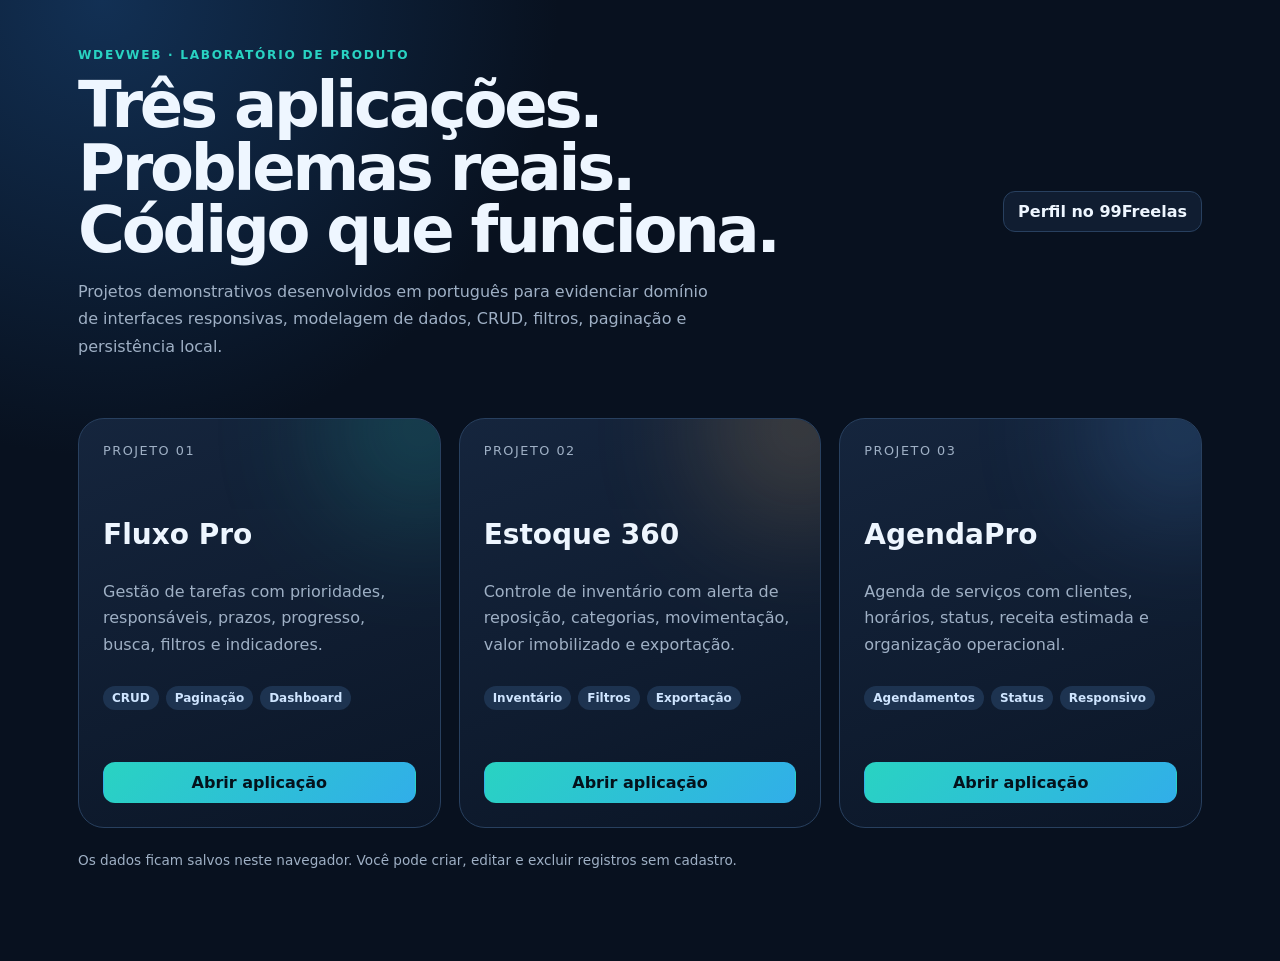
<file: index.html>
<!doctype html><html lang="pt-BR"><head><meta charset="utf-8"><meta name="viewport" content="width=device-width,initial-scale=1"><meta name="description" content="Três aplicações web completas de William Barbosa."><title>Laboratório Web — William Barbosa</title><link rel="icon" type="image/svg+xml" href="data:image/svg+xml,%3Csvg xmlns='http://www.w3.org/2000/svg' viewBox='0 0 64 64'%3E%3Crect width='64' height='64' rx='16' fill='%2308111f'/%3E%3Cpath d='M12 18l10 28 10-18 10 18 10-28' fill='none' stroke='%2329d3c2' stroke-width='7' stroke-linejoin='round'/%3E%3C/svg%3E"><link rel="stylesheet" href="assets/shared.css"></head><body>
<main class="hero-hub"><header class="hub-head"><div><div class="eyebrow">WDEVWEB · LABORATÓRIO DE PRODUTO</div><h1>Três aplicações. Problemas reais. Código que funciona.</h1><p>Projetos demonstrativos desenvolvidos em português para evidenciar domínio de interfaces responsivas, modelagem de dados, CRUD, filtros, paginação e persistência local.</p></div><a class="btn" href="https://www.99freelas.com.br/user/WDevWeb">Perfil no 99Freelas</a></header>
<section class="projects-grid" aria-label="Projetos">
<article class="project-card" style="--card-accent:#29d3c2"><span class="project-number">PROJETO 01</span><h2>Fluxo Pro</h2><p>Gestão de tarefas com prioridades, responsáveis, prazos, progresso, busca, filtros e indicadores.</p><div class="feature-list"><span class="badge">CRUD</span><span class="badge">Paginação</span><span class="badge">Dashboard</span></div><a class="btn primary" href="fluxo-pro/">Abrir aplicação</a></article>
<article class="project-card" style="--card-accent:#ffbf69"><span class="project-number">PROJETO 02</span><h2>Estoque 360</h2><p>Controle de inventário com alerta de reposição, categorias, movimentação, valor imobilizado e exportação.</p><div class="feature-list"><span class="badge">Inventário</span><span class="badge">Filtros</span><span class="badge">Exportação</span></div><a class="btn primary" href="estoque-360/">Abrir aplicação</a></article>
<article class="project-card" style="--card-accent:#5ca9ff"><span class="project-number">PROJETO 03</span><h2>AgendaPro</h2><p>Agenda de serviços com clientes, horários, status, receita estimada e organização operacional.</p><div class="feature-list"><span class="badge">Agendamentos</span><span class="badge">Status</span><span class="badge">Responsivo</span></div><a class="btn primary" href="agenda-pro/">Abrir aplicação</a></article>
</section><p class="hub-foot">Os dados ficam salvos neste navegador. Você pode criar, editar e excluir registros sem cadastro.</p></main></body></html>
</file>
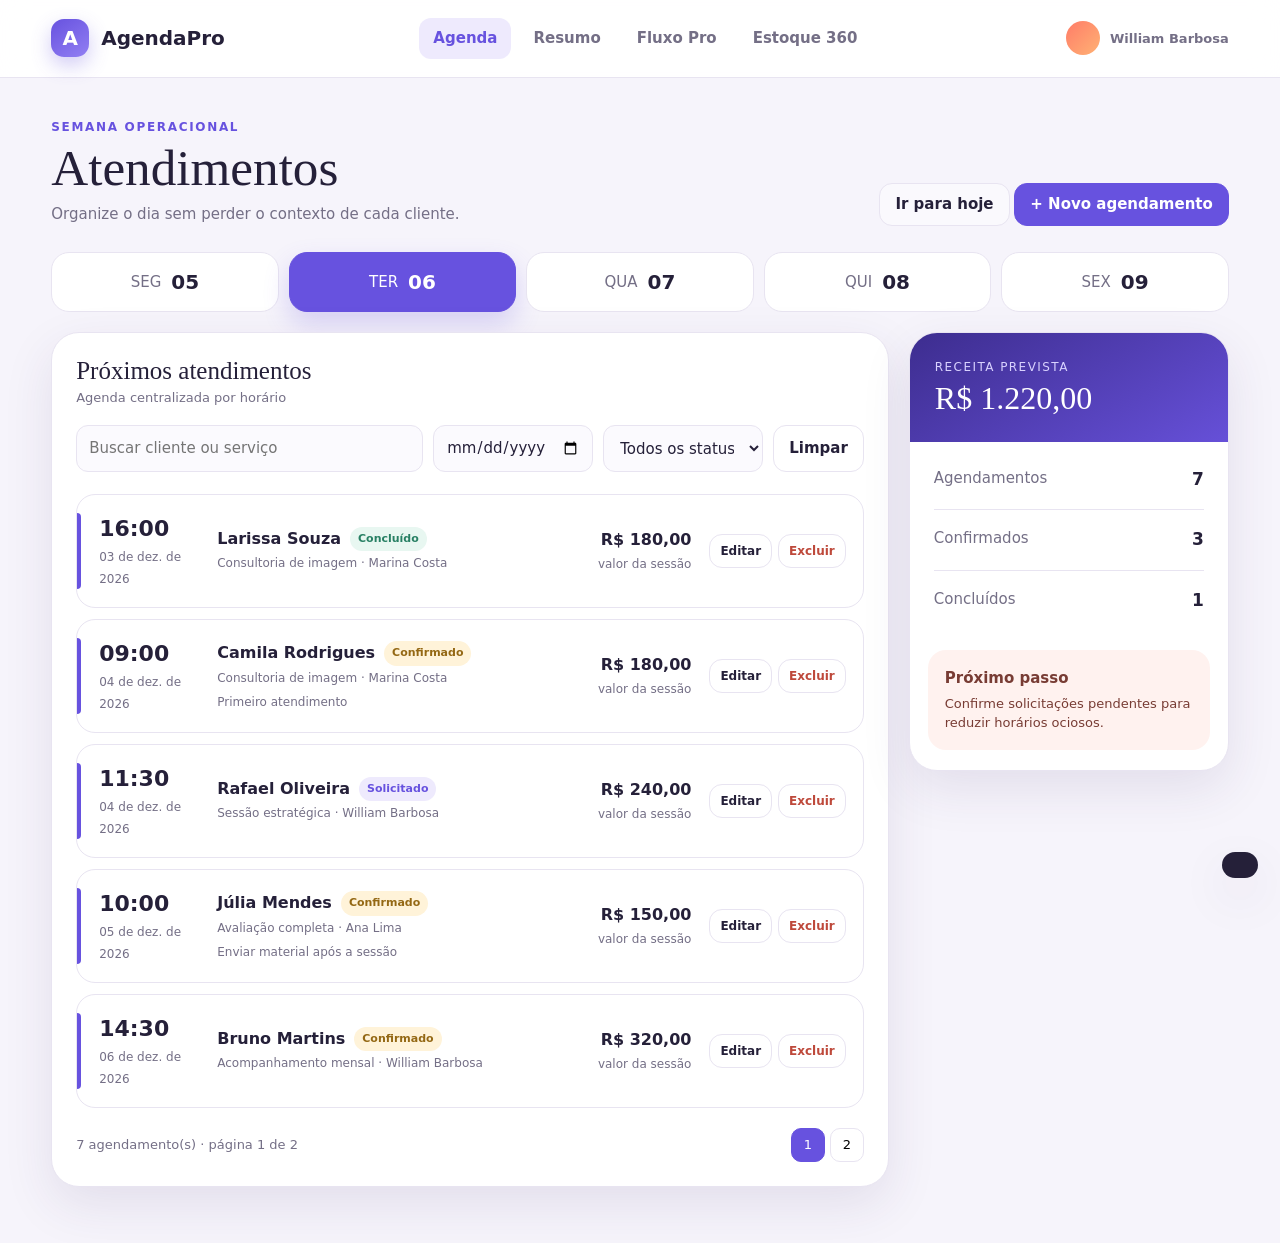
<file: agenda-pro/index.html>
<!doctype html>
<html lang="pt-BR">
<head>
  <meta charset="utf-8">
  <meta name="viewport" content="width=device-width,initial-scale=1">
  <meta name="description" content="AgendaPro: gestão de clientes, serviços e horários.">
  <title>AgendaPro — Gestão de Agendamentos</title>
  <link rel="icon" type="image/svg+xml" href="data:image/svg+xml,%3Csvg xmlns='http://www.w3.org/2000/svg' viewBox='0 0 64 64'%3E%3Crect width='64' height='64' rx='15' fill='%23f3f0ff'/%3E%3Crect x='14' y='17' width='36' height='34' rx='7' fill='none' stroke='%23654ee8' stroke-width='6'/%3E%3Cpath d='M14 28h36M24 12v11M40 12v11' stroke='%23654ee8' stroke-width='6' stroke-linecap='round'/%3E%3C/svg%3E">
  <link rel="stylesheet" href="app.css">
</head>
<body class="calendar-body">
  <header class="calendar-header">
    <a class="calendar-brand" href="../"><span>A</span><strong>AgendaPro</strong></a>
    <nav class="calendar-nav"><a class="active" href="#agenda">Agenda</a><a href="#resumo">Resumo</a><a href="../fluxo-pro/">Fluxo Pro</a><a href="../estoque-360/">Estoque 360</a></nav>
    <div class="calendar-profile"><span class="profile-dot"></span><strong>William Barbosa</strong></div>
  </header>
  <main class="calendar-shell">
    <section class="calendar-hero">
      <div><p class="eyebrow">Semana operacional</p><h1>Atendimentos</h1><p>Organize o dia sem perder o contexto de cada cliente.</p></div>
      <div><button class="btn subtle" id="todayBtn">Ir para hoje</button> <button class="btn primary" id="newBtn">+ Novo agendamento</button></div>
    </section>
    <section class="week-strip" aria-label="Dias da semana">
      <div class="week-day"><span>SEG</span><strong>05</strong></div><div class="week-day active"><span>TER</span><strong>06</strong></div><div class="week-day"><span>QUA</span><strong>07</strong></div><div class="week-day"><span>QUI</span><strong>08</strong></div><div class="week-day"><span>SEX</span><strong>09</strong></div>
    </section>
    <section class="calendar-grid">
      <div class="schedule-panel" id="agenda">
        <div class="panel-heading"><div><h2>Próximos atendimentos</h2><p>Agenda centralizada por horário</p></div></div>
        <div class="filters"><input id="search" type="search" placeholder="Buscar cliente ou serviço"><input id="dateFilter" type="date" aria-label="Filtrar por data"><select id="statusFilter"><option value="">Todos os status</option><option>Solicitado</option><option>Confirmado</option><option>Concluído</option><option>Cancelado</option></select><button class="btn" id="clearBtn">Limpar</button></div>
        <div class="appointment-list" id="rows" aria-live="polite"></div><div class="empty" id="empty" hidden>Nenhum agendamento encontrado.</div>
        <div class="pagination"><span id="pageInfo"></span><div class="page-buttons" id="pageButtons"></div></div>
      </div>
      <aside class="summary-panel" id="resumo">
        <div class="summary-top"><p>Receita prevista</p><strong id="mRevenue">R$ 0</strong></div>
        <div class="metric-list"><div class="metric"><span>Agendamentos</span><strong id="mTotal">0</strong></div><div class="metric"><span>Confirmados</span><strong id="mConfirmed">0</strong></div><div class="metric"><span>Concluídos</span><strong id="mDone">0</strong></div></div>
        <div class="insight"><strong>Próximo passo</strong><p>Confirme solicitações pendentes para reduzir horários ociosos.</p></div>
      </aside>
    </section>
  </main>
  <dialog id="bookingDialog"><form id="bookingForm"><div class="dialog-head"><h2 id="dialogTitle">Novo agendamento</h2><button class="icon-btn" type="button" data-close aria-label="Fechar">×</button></div><div class="form-grid"><label class="field full"><span>Cliente</span><input id="client" maxlength="70" required></label><label class="field"><span>Serviço</span><input id="service" maxlength="60" required></label><label class="field"><span>Profissional</span><input id="professional" maxlength="60" required></label><label class="field"><span>Data</span><input id="date" type="date" required></label><label class="field"><span>Horário</span><input id="time" type="time" required></label><label class="field"><span>Status</span><select id="status"><option>Solicitado</option><option>Confirmado</option><option>Concluído</option><option>Cancelado</option></select></label><label class="field"><span>Valor</span><input id="price" type="number" min="0" step="0.01" required></label><label class="field full"><span>Observações</span><textarea id="notes" rows="3" maxlength="180"></textarea></label></div><div class="dialog-actions"><button class="btn" type="button" data-close>Cancelar</button><button class="btn primary" type="submit">Salvar agendamento</button></div></form></dialog>
  <div class="toast" id="toast"></div><script type="module" src="app.js"></script>
</body>
</html>
</file>
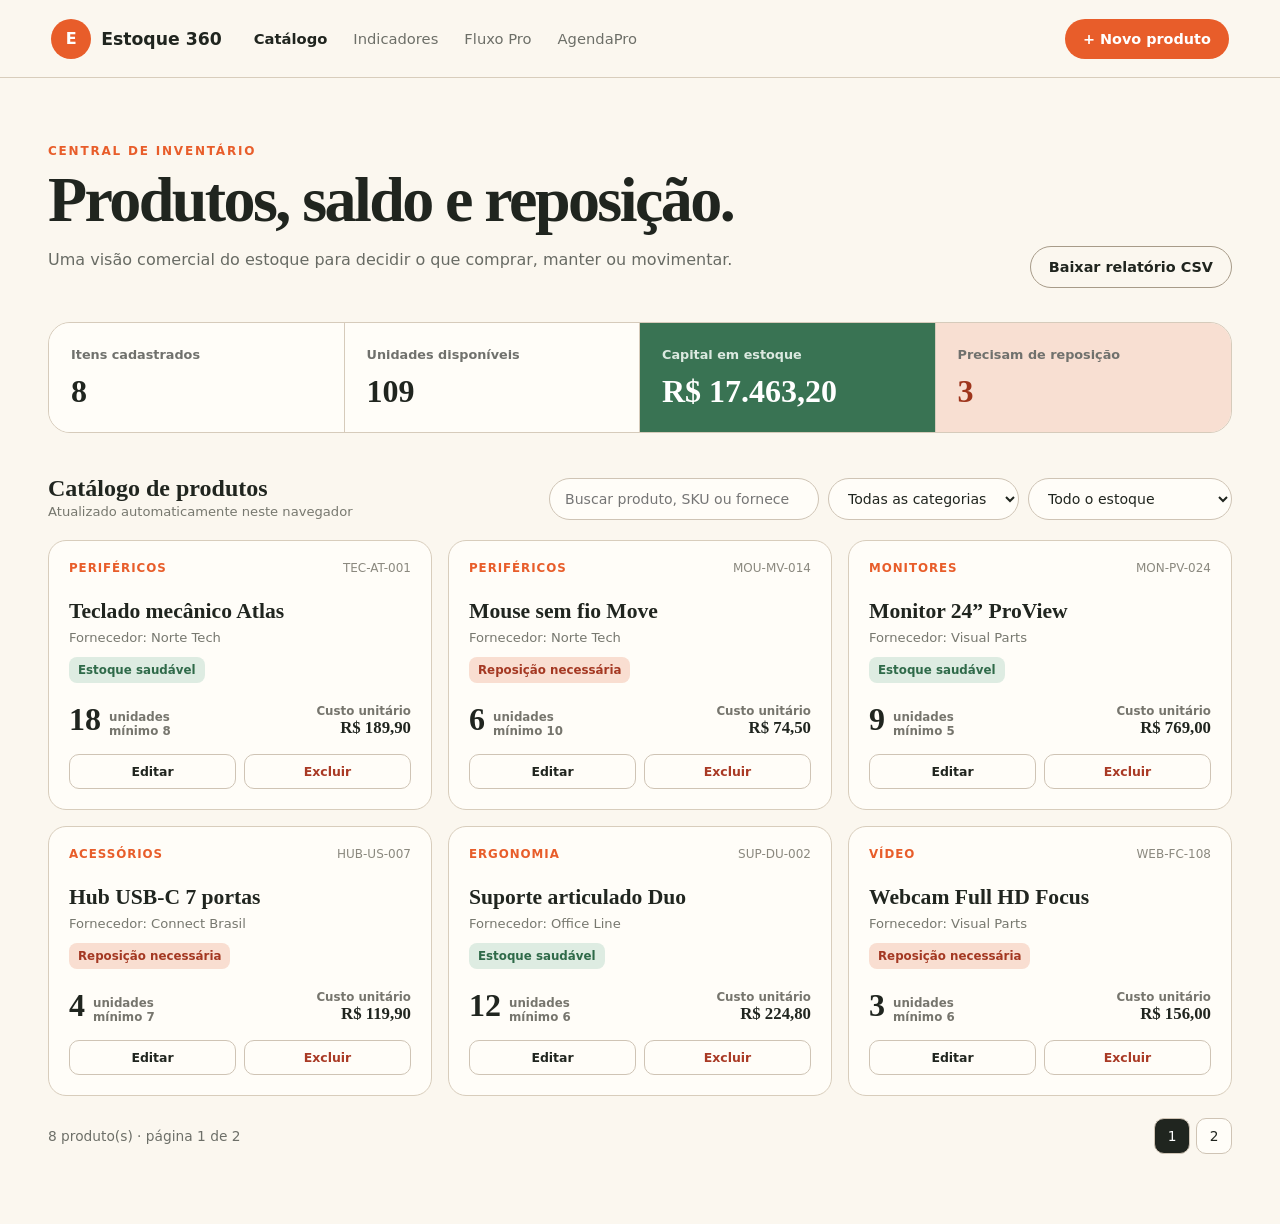
<file: estoque-360/index.html>
<!doctype html><html lang="pt-BR"><head><meta charset="utf-8"><meta name="viewport" content="width=device-width,initial-scale=1"><meta name="description" content="Estoque 360: inventário com indicadores, filtros e alertas."><title>Estoque 360 — Controle de Inventário</title><link rel="icon" type="image/svg+xml" href="data:image/svg+xml,%3Csvg xmlns='http://www.w3.org/2000/svg' viewBox='0 0 64 64'%3E%3Crect width='64' height='64' rx='15' fill='%23fff7ec'/%3E%3Cpath d='M15 22l17-9 17 9v21l-17 9-17-9z' fill='none' stroke='%23e85d2a' stroke-width='6'/%3E%3C/svg%3E"><link rel="stylesheet" href="../assets/shared.css"><link rel="stylesheet" href="app.css"></head><body class="inventory-body">
<header class="inventory-header"><a class="inventory-brand" href="../"><span>E</span><strong>Estoque 360</strong></a><nav><a class="active" href="#catalogo">Catálogo</a><a href="#indicadores">Indicadores</a><a href="../fluxo-pro/">Fluxo Pro</a><a href="../agenda-pro/">AgendaPro</a></nav><button class="inventory-primary" id="newBtn">+ Novo produto</button></header>
<main class="inventory-main"><section class="inventory-intro"><div><p class="inventory-kicker">CENTRAL DE INVENTÁRIO</p><h1>Produtos, saldo e reposição.</h1><p>Uma visão comercial do estoque para decidir o que comprar, manter ou movimentar.</p></div><button class="inventory-export" id="exportBtn">Baixar relatório CSV</button></section>
<section class="inventory-stats" id="indicadores"><article><span>Itens cadastrados</span><strong id="mProducts">0</strong></article><article><span>Unidades disponíveis</span><strong id="mUnits">0</strong></article><article class="featured"><span>Capital em estoque</span><strong id="mValue">R$ 0</strong></article><article class="alert"><span>Precisam de reposição</span><strong id="mLow">0</strong></article></section>
<section class="inventory-toolbar" id="catalogo"><div><p>Catálogo de produtos</p><span>Atualizado automaticamente neste navegador</span></div><div class="inventory-filters"><input class="inventory-input" id="search" type="search" placeholder="Buscar produto, SKU ou fornecedor"><select class="inventory-select" id="categoryFilter"><option value="">Todas as categorias</option></select><select class="inventory-select" id="stockFilter"><option value="">Todo o estoque</option><option value="low">Reposição necessária</option><option value="ok">Estoque saudável</option></select></div></section>
<section class="product-grid" id="rows" aria-live="polite"></section><div class="inventory-empty" id="empty" hidden>Nenhum produto encontrado.</div><footer class="inventory-pagination"><span id="pageInfo"></span><div class="page-buttons" id="pageButtons"></div></footer></main>
<dialog id="productDialog"><form id="productForm"><div class="dialog-head"><h2 id="dialogTitle">Novo produto</h2><button class="btn small" type="button" data-close>Fechar</button></div><div class="dialog-body"><div class="field wide"><label for="name">Produto</label><input class="input" id="name" maxlength="80" required></div><div class="field"><label for="sku">SKU</label><input class="input" id="sku" maxlength="24" required></div><div class="field"><label for="category">Categoria</label><input class="input" id="category" maxlength="40" required></div><div class="field"><label for="quantity">Quantidade</label><input class="input" id="quantity" type="number" min="0" required></div><div class="field"><label for="minimum">Estoque mínimo</label><input class="input" id="minimum" type="number" min="0" required></div><div class="field"><label for="cost">Custo unitário</label><input class="input" id="cost" type="number" min="0" step="0.01" required></div><div class="field"><label for="supplier">Fornecedor</label><input class="input" id="supplier" maxlength="60" required></div></div><div class="dialog-actions"><button class="btn" type="button" data-close>Cancelar</button><button class="inventory-primary" type="submit">Salvar produto</button></div></form></dialog><div class="toast" id="toast"></div><script type="module" src="app.js"></script></body></html>
</file>
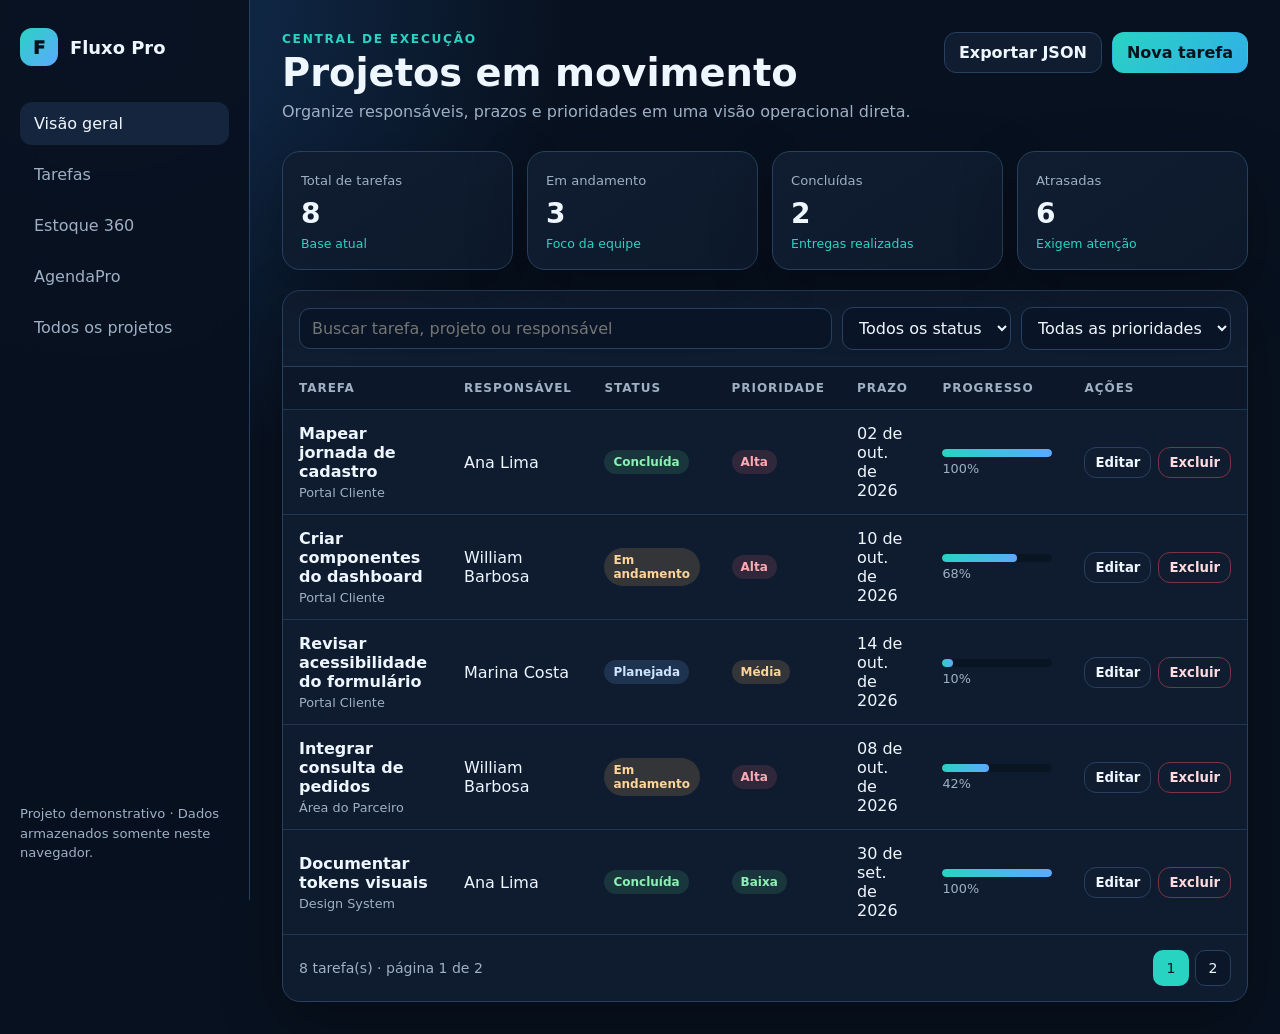
<file: fluxo-pro/index.html>
<!doctype html><html lang="pt-BR"><head><meta charset="utf-8"><meta name="viewport" content="width=device-width,initial-scale=1"><meta name="description" content="Fluxo Pro: gestão completa de tarefas e projetos."><title>Fluxo Pro — Gestão de Tarefas</title><link rel="icon" type="image/svg+xml" href="data:image/svg+xml,%3Csvg xmlns='http://www.w3.org/2000/svg' viewBox='0 0 64 64'%3E%3Crect width='64' height='64' rx='15' fill='%2308111f'/%3E%3Cpath d='M17 20h30M17 32h22M17 44h14' stroke='%2329d3c2' stroke-width='7' stroke-linecap='round'/%3E%3C/svg%3E"><link rel="stylesheet" href="../assets/shared.css"></head><body>
<div class="app-shell"><aside class="sidebar"><a class="brand" href="../"><span class="brand-mark">F</span>Fluxo Pro</a><button class="btn mobile-menu" aria-label="Abrir menu">Menu</button><nav class="nav"><a class="active" href="#">Visão geral</a><a href="#tarefas">Tarefas</a><a href="../estoque-360/">Estoque 360</a><a href="../agenda-pro/">AgendaPro</a><a href="../">Todos os projetos</a></nav><p class="side-note">Projeto demonstrativo · Dados armazenados somente neste navegador.</p></aside>
<main class="main"><header class="topbar"><div><div class="eyebrow">CENTRAL DE EXECUÇÃO</div><h1>Projetos em movimento</h1><p class="subtitle">Organize responsáveis, prazos e prioridades em uma visão operacional direta.</p></div><div class="actions"><button class="btn" id="exportBtn">Exportar JSON</button><button class="btn primary" id="newBtn">Nova tarefa</button></div></header>
<section class="metrics" aria-label="Indicadores"><article class="metric"><span class="label">Total de tarefas</span><strong id="mTotal">0</strong><div class="trend">Base atual</div></article><article class="metric"><span class="label">Em andamento</span><strong id="mDoing">0</strong><div class="trend">Foco da equipe</div></article><article class="metric"><span class="label">Concluídas</span><strong id="mDone">0</strong><div class="trend">Entregas realizadas</div></article><article class="metric"><span class="label">Atrasadas</span><strong id="mLate">0</strong><div class="trend">Exigem atenção</div></article></section>
<section class="panel" id="tarefas"><div class="toolbar"><input class="input" id="search" type="search" placeholder="Buscar tarefa, projeto ou responsável"><select class="select" id="statusFilter"><option value="">Todos os status</option><option>Planejada</option><option>Em andamento</option><option>Concluída</option></select><select class="select" id="priorityFilter"><option value="">Todas as prioridades</option><option>Alta</option><option>Média</option><option>Baixa</option></select></div><div class="table-wrap"><table class="data-table"><thead><tr><th>Tarefa</th><th>Responsável</th><th>Status</th><th>Prioridade</th><th>Prazo</th><th>Progresso</th><th>Ações</th></tr></thead><tbody id="rows"></tbody></table><div class="empty" id="empty" hidden>Nenhuma tarefa encontrada.</div></div><footer class="pagination"><span id="pageInfo"></span><div class="page-buttons" id="pageButtons"></div></footer></section></main></div>
<dialog id="taskDialog"><form id="taskForm"><div class="dialog-head"><h2 id="dialogTitle">Nova tarefa</h2><button class="btn small" type="button" data-close>Fechar</button></div><div class="dialog-body"><input type="hidden" id="taskId"><div class="field wide"><label for="title">Título</label><input class="input" id="title" maxlength="80" required></div><div class="field"><label for="project">Projeto</label><input class="input" id="project" maxlength="50" required></div><div class="field"><label for="owner">Responsável</label><input class="input" id="owner" maxlength="50" required></div><div class="field"><label for="status">Status</label><select class="select" id="status" required><option>Planejada</option><option>Em andamento</option><option>Concluída</option></select></div><div class="field"><label for="priority">Prioridade</label><select class="select" id="priority" required><option>Alta</option><option>Média</option><option>Baixa</option></select></div><div class="field"><label for="due">Prazo</label><input class="input" id="due" type="date" required></div><div class="field"><label for="progress">Progresso (%)</label><input class="input" id="progress" type="number" min="0" max="100" value="0" required></div></div><div class="dialog-actions"><button class="btn" type="button" data-close>Cancelar</button><button class="btn primary" type="submit">Salvar tarefa</button></div></form></dialog><div class="toast" id="toast" role="status"></div><script type="module" src="app.js"></script></body></html>
</file>
<file: assets/shared.css>
:root{--bg:#08111f;--panel:#101d31;--panel2:#15253d;--line:#28405f;--text:#eef6ff;--muted:#9fb0c5;--brand:#29d3c2;--brand2:#5ca9ff;--danger:#ff6b7a;--warning:#ffbf69;--ok:#54d68c;--radius:18px;--shadow:0 22px 60px rgba(0,0,0,.28)}
*{box-sizing:border-box}html{font-size:16px;scroll-behavior:smooth}body{margin:0;background:radial-gradient(circle at 8% 0%,#123054 0,transparent 30%),var(--bg);color:var(--text);font-family:Inter,ui-sans-serif,system-ui,-apple-system,"Segoe UI",sans-serif;min-height:100vh}button,input,select,textarea{font:inherit}button,a{touch-action:manipulation}a{color:inherit}.app-shell{min-height:100vh;display:grid;grid-template-columns:250px 1fr}.sidebar{position:sticky;top:0;height:100vh;padding:28px 20px;border-right:1px solid var(--line);background:rgba(8,17,31,.92);backdrop-filter:blur(18px)}.brand{display:flex;align-items:center;gap:12px;text-decoration:none;font-weight:850;font-size:1.12rem}.brand-mark{width:38px;height:38px;border-radius:12px;display:grid;place-items:center;color:#04121c;background:linear-gradient(135deg,var(--brand),var(--brand2));font-weight:950}.nav{margin-top:36px;display:grid;gap:8px}.nav a{padding:12px 14px;border-radius:12px;color:var(--muted);text-decoration:none}.nav a:hover,.nav a.active{background:var(--panel2);color:var(--text)}.side-note{position:absolute;bottom:24px;left:20px;right:20px;color:var(--muted);font-size:.82rem;line-height:1.5}.main{padding:32px;min-width:0}.topbar{display:flex;align-items:flex-start;justify-content:space-between;gap:20px;margin-bottom:26px}.eyebrow{color:var(--brand);font-size:.76rem;font-weight:850;letter-spacing:.14em;text-transform:uppercase}.topbar h1{font-size:clamp(1.65rem,3vw,2.5rem);line-height:1.1;margin:.35rem 0}.subtitle{margin:0;color:var(--muted);max-width:720px;line-height:1.6}.actions{display:flex;gap:10px;flex-wrap:wrap}.btn{border:1px solid var(--line);border-radius:12px;padding:10px 14px;background:var(--panel);color:var(--text);cursor:pointer;font-weight:720;text-decoration:none;display:inline-flex;align-items:center;justify-content:center;gap:8px}.btn:hover{border-color:#4b6d94;transform:translateY(-1px)}.btn.primary{background:linear-gradient(135deg,var(--brand),#31aee9);color:#04121c;border-color:transparent}.btn.danger{color:#ffd9dd;border-color:#7b3442}.btn.ghost{background:transparent}.btn.small{padding:7px 10px;font-size:.83rem}.metrics{display:grid;grid-template-columns:repeat(4,minmax(0,1fr));gap:14px;margin-bottom:20px}.metric{padding:18px;background:linear-gradient(145deg,var(--panel),#0d192b);border:1px solid var(--line);border-radius:var(--radius);box-shadow:var(--shadow)}.metric .label{color:var(--muted);font-size:.82rem}.metric strong{display:block;font-size:1.75rem;margin-top:8px}.metric .trend{font-size:.78rem;color:var(--brand);margin-top:6px}.panel{background:rgba(16,29,49,.94);border:1px solid var(--line);border-radius:var(--radius);box-shadow:var(--shadow);overflow:hidden}.toolbar{display:flex;gap:10px;align-items:center;flex-wrap:wrap;padding:16px;border-bottom:1px solid var(--line)}.field{display:grid;gap:7px}.field label{font-size:.82rem;color:var(--muted);font-weight:700}.input,.select,.textarea{width:100%;border:1px solid var(--line);border-radius:11px;background:#091526;color:var(--text);padding:10px 12px;outline:none}.input:focus,.select:focus,.textarea:focus{border-color:var(--brand);box-shadow:0 0 0 3px rgba(41,211,194,.14)}.toolbar .input{min-width:220px;flex:1}.toolbar .select{width:auto;min-width:165px}.table-wrap{overflow:auto}.data-table{width:100%;border-collapse:collapse;min-width:820px}.data-table th,.data-table td{text-align:left;padding:14px 16px;border-bottom:1px solid rgba(40,64,95,.72);vertical-align:middle}.data-table th{color:var(--muted);font-size:.75rem;text-transform:uppercase;letter-spacing:.08em;background:#0c1829}.data-table tbody tr:hover{background:rgba(92,169,255,.045)}.data-table td strong{display:block}.meta{color:var(--muted);font-size:.8rem;margin-top:4px}.badge{display:inline-flex;align-items:center;padding:5px 9px;border-radius:999px;font-size:.75rem;font-weight:780;background:#1d3350;color:#cfe5ff}.badge.ok{background:rgba(84,214,140,.14);color:#8df0b5}.badge.warn{background:rgba(255,191,105,.15);color:#ffd49a}.badge.danger{background:rgba(255,107,122,.14);color:#ffabb4}.row-actions{display:flex;gap:7px}.pagination{display:flex;justify-content:space-between;align-items:center;gap:12px;padding:15px 16px;color:var(--muted);font-size:.88rem}.page-buttons{display:flex;gap:6px}.page-buttons button{width:36px;height:36px;border-radius:10px;border:1px solid var(--line);background:#0b1728;color:var(--text);cursor:pointer}.page-buttons button.active{background:var(--brand);color:#04121c;border-color:transparent}.empty{padding:52px 20px;text-align:center;color:var(--muted)}dialog{border:1px solid var(--line);border-radius:20px;padding:0;background:var(--panel);color:var(--text);width:min(620px,calc(100% - 28px));box-shadow:0 30px 100px rgba(0,0,0,.55)}dialog::backdrop{background:rgba(1,8,16,.74);backdrop-filter:blur(5px)}.dialog-head{display:flex;align-items:center;justify-content:space-between;padding:20px;border-bottom:1px solid var(--line)}.dialog-head h2{margin:0;font-size:1.25rem}.dialog-body{padding:20px;display:grid;grid-template-columns:1fr 1fr;gap:15px}.dialog-body .wide{grid-column:1/-1}.dialog-actions{display:flex;justify-content:flex-end;gap:10px;padding:16px 20px;border-top:1px solid var(--line)}.toast{position:fixed;right:22px;bottom:22px;background:#eafaf8;color:#06201c;padding:13px 17px;border-radius:12px;font-weight:750;box-shadow:var(--shadow);transform:translateY(120px);opacity:0;transition:.25s;z-index:20}.toast.show{transform:translateY(0);opacity:1}.progress{height:8px;background:#0a1524;border-radius:999px;overflow:hidden;min-width:110px}.progress span{display:block;height:100%;background:linear-gradient(90deg,var(--brand),var(--brand2));border-radius:inherit}.hero-hub{max-width:1180px;margin:auto;padding:48px 28px 80px}.hub-head{display:flex;justify-content:space-between;gap:24px;align-items:center;margin-bottom:42px}.hub-head h1{font-size:clamp(2.2rem,5vw,4.8rem);line-height:.98;letter-spacing:-.05em;margin:12px 0;max-width:780px}.hub-head p{max-width:650px;color:var(--muted);line-height:1.7}.projects-grid{display:grid;grid-template-columns:repeat(3,1fr);gap:18px}.project-card{min-height:410px;padding:24px;border:1px solid var(--line);border-radius:26px;background:linear-gradient(160deg,var(--panel2),#0b1627);display:flex;flex-direction:column;position:relative;overflow:hidden}.project-card:before{content:"";position:absolute;width:180px;height:180px;border-radius:50%;right:-70px;top:-80px;background:var(--card-accent,#29d3c2);filter:blur(65px);opacity:.23}.project-number{font-size:.8rem;color:var(--muted);letter-spacing:.12em}.project-card h2{font-size:1.75rem;margin:60px 0 12px}.project-card p{color:var(--muted);line-height:1.65}.feature-list{display:flex;gap:7px;flex-wrap:wrap;margin:12px 0 24px}.project-card .btn{margin-top:auto}.hub-foot{margin-top:24px;color:var(--muted);font-size:.85rem}.mobile-menu{display:none}
@media(max-width:950px){.app-shell{grid-template-columns:1fr}.sidebar{height:auto;position:relative;display:flex;align-items:center;justify-content:space-between;padding:14px 18px;border-right:0;border-bottom:1px solid var(--line);z-index:5}.nav{display:none;position:absolute;top:66px;left:12px;right:12px;margin:0;padding:10px;background:var(--panel);border:1px solid var(--line);border-radius:14px}.sidebar.open .nav{display:grid}.side-note{display:none}.mobile-menu{display:inline-flex}.main{padding:22px}.metrics{grid-template-columns:repeat(2,1fr)}.projects-grid{grid-template-columns:1fr}.project-card{min-height:340px}.hub-head{display:block}}
@media(max-width:620px){.main{padding:16px}.topbar{display:block}.actions{margin-top:16px}.metrics{grid-template-columns:1fr 1fr;gap:10px}.metric{padding:14px}.metric strong{font-size:1.4rem}.toolbar{align-items:stretch}.toolbar .input,.toolbar .select{width:100%;min-width:0}.pagination{align-items:flex-start;flex-direction:column}.dialog-body{grid-template-columns:1fr}.dialog-body .wide{grid-column:auto}.hero-hub{padding:30px 18px 60px}.hub-head h1{font-size:2.6rem}}
</file>
<file: agenda-pro/app.css>
:root{--ink:#252039;--muted:#746f86;--line:#e8e4f1;--paper:#fff;--canvas:#f6f4fb;--violet:#6752df;--violet-deep:#3d2d8f;--coral:#ff7c68;--mint:#58b899;--shadow:0 18px 50px rgba(55,43,102,.10)}
*{box-sizing:border-box}body{margin:0;color:var(--ink);background:var(--canvas);font:15px/1.5 Inter,system-ui,-apple-system,"Segoe UI",sans-serif}.calendar-body{min-height:100vh}.calendar-header{position:sticky;top:0;z-index:10;display:flex;align-items:center;justify-content:space-between;gap:30px;padding:18px max(4vw,24px);background:rgba(255,255,255,.92);border-bottom:1px solid var(--line);backdrop-filter:blur(14px)}.calendar-brand{display:flex;align-items:center;gap:12px;font-weight:800;font-size:20px}.calendar-brand span{display:grid;place-items:center;width:38px;height:38px;border-radius:13px;color:#fff;background:linear-gradient(145deg,var(--violet),#927ff3);box-shadow:0 8px 20px rgba(103,82,223,.3)}.calendar-nav{display:flex;gap:8px}.calendar-nav a{padding:9px 14px;border-radius:12px;color:var(--muted);text-decoration:none;font-weight:650}.calendar-nav a.active{color:var(--violet);background:#eeeafd}.calendar-profile{display:flex;align-items:center;gap:10px;color:var(--muted);font-size:13px}.profile-dot{width:34px;height:34px;border-radius:50%;background:linear-gradient(135deg,var(--coral),#ffb274)}
.calendar-shell{width:min(1380px,92vw);margin:0 auto;padding:40px 0 56px}.calendar-hero{display:flex;align-items:flex-end;justify-content:space-between;gap:24px;margin-bottom:26px}.eyebrow{margin:0 0 5px;color:var(--violet);font-size:12px;font-weight:800;letter-spacing:.14em;text-transform:uppercase}.calendar-hero h1{margin:0;font-family:Georgia,serif;font-size:clamp(34px,4vw,54px);font-weight:500;line-height:1.05}.calendar-hero p:last-child{margin:9px 0 0;color:var(--muted)}button,input,select,textarea{font:inherit}.btn{display:inline-flex;align-items:center;justify-content:center;gap:8px;min-height:42px;padding:9px 15px;border:1px solid var(--line);border-radius:13px;color:var(--ink);background:#fff;font-weight:700;cursor:pointer}.btn:hover{transform:translateY(-1px);box-shadow:0 8px 18px rgba(55,43,102,.08)}.btn.primary{border-color:var(--violet);color:#fff;background:var(--violet)}.btn.subtle{background:#faf9fd}.btn.danger{color:#be493b}.btn.small{min-height:34px;padding:6px 10px;font-size:12px}
.week-strip{display:grid;grid-template-columns:repeat(5,1fr);gap:10px;margin-bottom:20px}.week-day{display:flex;align-items:center;justify-content:center;gap:10px;padding:14px;border:1px solid var(--line);border-radius:18px;background:#fff;color:var(--muted)}.week-day strong{font-size:20px;color:var(--ink)}.week-day.active{border-color:var(--violet);color:#fff;background:var(--violet);box-shadow:0 12px 26px rgba(103,82,223,.22)}.week-day.active strong{color:#fff}
.calendar-grid{display:grid;grid-template-columns:minmax(0,1fr) 320px;gap:20px}.schedule-panel,.summary-panel{border:1px solid var(--line);border-radius:28px;background:var(--paper);box-shadow:var(--shadow)}.schedule-panel{padding:24px}.panel-heading{display:flex;align-items:center;justify-content:space-between;gap:16px;margin-bottom:18px}.panel-heading h2{margin:0;font:500 25px Georgia,serif}.panel-heading p{margin:3px 0 0;color:var(--muted);font-size:13px}.filters{display:grid;grid-template-columns:minmax(180px,1fr) 160px 160px auto;gap:10px;margin-bottom:22px}.filters input,.filters select,.field input,.field select,.field textarea{width:100%;min-height:43px;padding:10px 12px;border:1px solid var(--line);border-radius:12px;outline:none;background:#fbfafe;color:var(--ink)}.filters input:focus,.filters select:focus,.field input:focus,.field select:focus,.field textarea:focus{border-color:var(--violet);box-shadow:0 0 0 3px rgba(103,82,223,.12)}
.appointment-list{display:grid;gap:11px}.appointment-card{position:relative;display:grid;grid-template-columns:100px minmax(0,1fr) 120px auto;align-items:center;gap:18px;padding:17px 17px 17px 22px;border:1px solid var(--line);border-radius:19px;background:#fff;transition:.2s}.appointment-card:before{content:"";position:absolute;left:0;top:18px;bottom:18px;width:4px;border-radius:0 4px 4px 0;background:var(--violet)}.appointment-card:hover{border-color:#d6cef7;transform:translateY(-2px);box-shadow:0 12px 24px rgba(55,43,102,.08)}.appointment-time strong{display:block;font-size:22px}.appointment-time span,.appointment-main p,.appointment-note,.appointment-price span{color:var(--muted);font-size:12px}.appointment-title{display:flex;align-items:center;gap:9px;flex-wrap:wrap}.appointment-title h3{margin:0;font-size:16px}.appointment-main p{margin:3px 0}.appointment-note{margin-top:6px}.status-pill{display:inline-flex;padding:4px 8px;border-radius:999px;background:#eeeafd;color:var(--violet);font-size:11px;font-weight:800}.status-pill.ok{background:#e8f7f1;color:#288064}.status-pill.warn{background:#fff3d9;color:#946814}.status-pill.danger{background:#ffe8e4;color:#b84939}.appointment-price{text-align:right}.appointment-price strong{display:block;font-size:16px}.appointment-actions{display:flex;gap:6px}.empty{padding:38px;text-align:center;color:var(--muted);border:1px dashed var(--line);border-radius:18px}.pagination{display:flex;align-items:center;justify-content:space-between;gap:15px;margin-top:20px;color:var(--muted);font-size:13px}.page-buttons{display:flex;gap:5px}.page-buttons button{min-width:34px;height:34px;border:1px solid var(--line);border-radius:10px;background:#fff;cursor:pointer}.page-buttons button.active{color:#fff;border-color:var(--violet);background:var(--violet)}
.summary-panel{align-self:start;overflow:hidden}.summary-top{padding:25px;color:#fff;background:linear-gradient(150deg,var(--violet-deep),#6650d8)}.summary-top p{margin:0 0 4px;color:#d9d2ff;font-size:12px;text-transform:uppercase;letter-spacing:.12em}.summary-top strong{font:500 32px Georgia,serif}.metric-list{display:grid;padding:8px 24px 20px}.metric{display:flex;justify-content:space-between;gap:15px;padding:17px 0;border-bottom:1px solid var(--line)}.metric:last-child{border-bottom:0}.metric span{color:var(--muted)}.metric strong{font-size:17px}.insight{margin:0 18px 20px;padding:17px;border-radius:18px;background:#fff2ef;color:#783c34}.insight strong{display:block;margin-bottom:4px}.insight p{margin:0;font-size:13px}
dialog{width:min(650px,92vw);padding:0;border:0;border-radius:24px;box-shadow:0 25px 80px rgba(37,32,57,.28)}dialog::backdrop{background:rgba(27,23,44,.55);backdrop-filter:blur(3px)}.dialog-head{display:flex;align-items:center;justify-content:space-between;padding:20px 24px;border-bottom:1px solid var(--line)}.dialog-head h2{margin:0;font:500 26px Georgia,serif}.icon-btn{width:36px;height:36px;border:0;border-radius:50%;background:#f2eff9;cursor:pointer}.form-grid{display:grid;grid-template-columns:1fr 1fr;gap:15px;padding:22px 24px}.field{display:grid;gap:6px}.field span{font-size:12px;font-weight:800;color:var(--muted)}.field.full{grid-column:1/-1}.field textarea{min-height:84px;resize:vertical}.dialog-actions{display:flex;justify-content:flex-end;gap:9px;padding:0 24px 24px}.toast{position:fixed;right:22px;bottom:22px;z-index:20;padding:13px 18px;border-radius:13px;color:#fff;background:var(--ink);box-shadow:var(--shadow)}
@media(max-width:1050px){.calendar-profile{display:none}.calendar-grid{grid-template-columns:1fr}.summary-panel{display:grid;grid-template-columns:220px 1fr 260px;align-items:stretch}.summary-top{display:grid;align-content:center}.metric-list{grid-template-columns:repeat(3,1fr);padding:8px 18px}.metric{display:grid}.insight{align-self:center}.filters{grid-template-columns:1fr 1fr}.appointment-card{grid-template-columns:90px minmax(0,1fr) auto}.appointment-price{display:none}}@media(max-width:720px){.calendar-header{padding:13px 16px}.calendar-nav{display:none}.calendar-shell{width:min(94vw,640px);padding-top:25px}.calendar-hero{align-items:flex-start;flex-direction:column}.week-strip{display:flex;overflow:auto;padding-bottom:4px}.week-day{min-width:110px}.schedule-panel{padding:16px;border-radius:22px}.panel-heading{align-items:flex-start;flex-direction:column}.filters{grid-template-columns:1fr}.appointment-card{grid-template-columns:72px 1fr}.appointment-actions{grid-column:2;justify-content:flex-start}.summary-panel{display:block}.form-grid{grid-template-columns:1fr}.field.full{grid-column:auto}.pagination{align-items:flex-start;flex-direction:column}}
.calendar-brand{color:var(--ink);text-decoration:none}
</file>
<file: estoque-360/app.css>
:root{--ink:#20251f;--paper:#fbf7ef;--cream:#f1e8d9;--orange:#e85d2a;--green:#397353}.inventory-body{background:var(--paper);color:var(--ink);font-family:Georgia,"Times New Roman",serif}.inventory-header{height:78px;padding:0 max(24px,4vw);display:flex;align-items:center;gap:32px;border-bottom:1px solid #d8cdbc;background:rgba(251,247,239,.96);position:sticky;top:0;z-index:5}.inventory-brand{display:flex;align-items:center;gap:10px;text-decoration:none;font-family:Inter,system-ui,sans-serif}.inventory-brand span{width:40px;height:40px;border-radius:50%;display:grid;place-items:center;background:var(--orange);color:white;font-weight:900}.inventory-brand strong{font-size:1.08rem}.inventory-header nav{display:flex;gap:26px;margin-right:auto}.inventory-header nav a{font-family:Inter,system-ui,sans-serif;text-decoration:none;color:#6d6f68;font-size:.92rem}.inventory-header nav a.active{color:var(--ink);font-weight:800}.inventory-primary,.inventory-export{border:0;border-radius:999px;padding:12px 18px;font:700 .9rem Inter,system-ui,sans-serif;cursor:pointer}.inventory-primary{background:var(--orange);color:white}.inventory-export{background:transparent;border:1px solid #a79b89;color:var(--ink)}.inventory-main{max-width:1240px;margin:auto;padding:54px 28px 70px}.inventory-intro{display:flex;align-items:flex-end;justify-content:space-between;gap:20px;margin-bottom:34px}.inventory-kicker{font:800 .75rem Inter,system-ui,sans-serif;letter-spacing:.15em;color:var(--orange)}.inventory-intro h1{font-size:clamp(2.4rem,5vw,4.7rem);line-height:.95;letter-spacing:-.04em;margin:10px 0 16px;max-width:760px}.inventory-intro>div>p:last-child{color:#686b64;font:1rem/1.6 Inter,system-ui,sans-serif}.inventory-stats{display:grid;grid-template-columns:repeat(4,1fr);border:1px solid #d6cbbb;border-radius:22px;overflow:hidden;margin-bottom:42px}.inventory-stats article{padding:22px;background:#fffdf8;border-right:1px solid #d6cbbb}.inventory-stats article:last-child{border:0}.inventory-stats span{font:600 .8rem Inter,system-ui,sans-serif;color:#70716d}.inventory-stats strong{display:block;font-size:2rem;margin-top:10px}.inventory-stats .featured{background:var(--green);color:white}.inventory-stats .featured span{color:#dbe9e0}.inventory-stats .alert{background:#f8dfd2}.inventory-stats .alert strong{color:#9e351c}.inventory-toolbar{display:flex;align-items:end;justify-content:space-between;gap:20px;margin-bottom:20px}.inventory-toolbar p{font-size:1.5rem;font-weight:700;margin:0}.inventory-toolbar span{font:400 .82rem Inter,system-ui,sans-serif;color:#77786f}.inventory-filters{display:flex;gap:9px}.inventory-input,.inventory-select{border:1px solid #cfc4b5;border-radius:999px;background:#fffdf8;color:var(--ink);padding:11px 15px;font:500 .88rem Inter,system-ui,sans-serif}.inventory-input{min-width:270px}.product-grid{display:grid;grid-template-columns:repeat(3,1fr);gap:16px}.product-card{background:#fffdf8;border:1px solid #d8cdbc;border-radius:18px;padding:20px;min-height:245px;display:flex;flex-direction:column}.product-card-top{display:flex;justify-content:space-between;gap:12px}.product-category{font:750 .74rem Inter,system-ui,sans-serif;color:var(--orange);text-transform:uppercase;letter-spacing:.08em}.product-sku{font:500 .75rem Inter,system-ui,sans-serif;color:#8b897f}.product-card h3{font-size:1.35rem;margin:24px 0 6px}.product-card .supplier{font:500 .82rem Inter,system-ui,sans-serif;color:#77786f}.stock-line{display:flex;align-items:end;justify-content:space-between;margin-top:auto;padding-top:18px}.stock-line>div:first-child{display:flex;gap:8px;align-items:end}.stock-line strong{font-size:2rem}.stock-line span{font:600 .74rem Inter,system-ui,sans-serif;color:#76756d}.product-cost{text-align:right;display:grid}.product-cost strong{font-size:1.05rem}.product-actions{display:flex;gap:8px;margin-top:16px}.product-actions button{flex:1;border:1px solid #cfc4b5;border-radius:10px;background:transparent;padding:9px;cursor:pointer;color:var(--ink);font:700 .78rem Inter,system-ui,sans-serif}.product-actions button.danger{color:#a93a25}.stock-warning{display:inline-flex;align-self:flex-start;margin-top:12px;padding:6px 9px;border-radius:8px;background:#f9ded1;color:#a43822;font:750 .74rem Inter,system-ui,sans-serif}.stock-warning.stock-ok{background:#deece2;color:#2f6a49}.inventory-pagination{display:flex;justify-content:space-between;align-items:center;margin-top:22px;font:500 .86rem Inter,system-ui,sans-serif;color:#6d6f68}.inventory-pagination .page-buttons button{background:#fffdf8;color:var(--ink);border-color:#cfc4b5}.inventory-pagination .page-buttons button.active{background:var(--ink);color:white}.inventory-empty{text-align:center;padding:50px;font:500 1rem Inter,system-ui,sans-serif;color:#777}.inventory-body dialog{background:#fffdf8;color:var(--ink);border-color:#d8cdbc}.inventory-body dialog .input{background:white;color:var(--ink);border-color:#cfc4b5}.inventory-body dialog .dialog-head,.inventory-body dialog .dialog-actions{border-color:#d8cdbc}.inventory-body dialog label{color:#64665f}
@media(max-width:900px){.inventory-header nav{display:none}.inventory-header{padding:0 18px}.inventory-primary{margin-left:auto}.inventory-main{padding:34px 18px}.inventory-stats{grid-template-columns:1fr 1fr}.inventory-stats article:nth-child(2){border-right:0}.inventory-stats article:nth-child(-n+2){border-bottom:1px solid #d6cbbb}.product-grid{grid-template-columns:1fr 1fr}.inventory-toolbar{align-items:stretch;flex-direction:column}.inventory-filters{width:100%;flex-wrap:wrap}.inventory-input{min-width:0;flex:1}}
@media(max-width:620px){.inventory-intro{align-items:flex-start;flex-direction:column}.inventory-intro h1{font-size:2.8rem}.inventory-stats{grid-template-columns:1fr}.inventory-stats article{border-right:0;border-bottom:1px solid #d6cbbb!important}.product-grid{grid-template-columns:1fr}.inventory-filters{display:grid}.inventory-input,.inventory-select{width:100%}}
</file>
